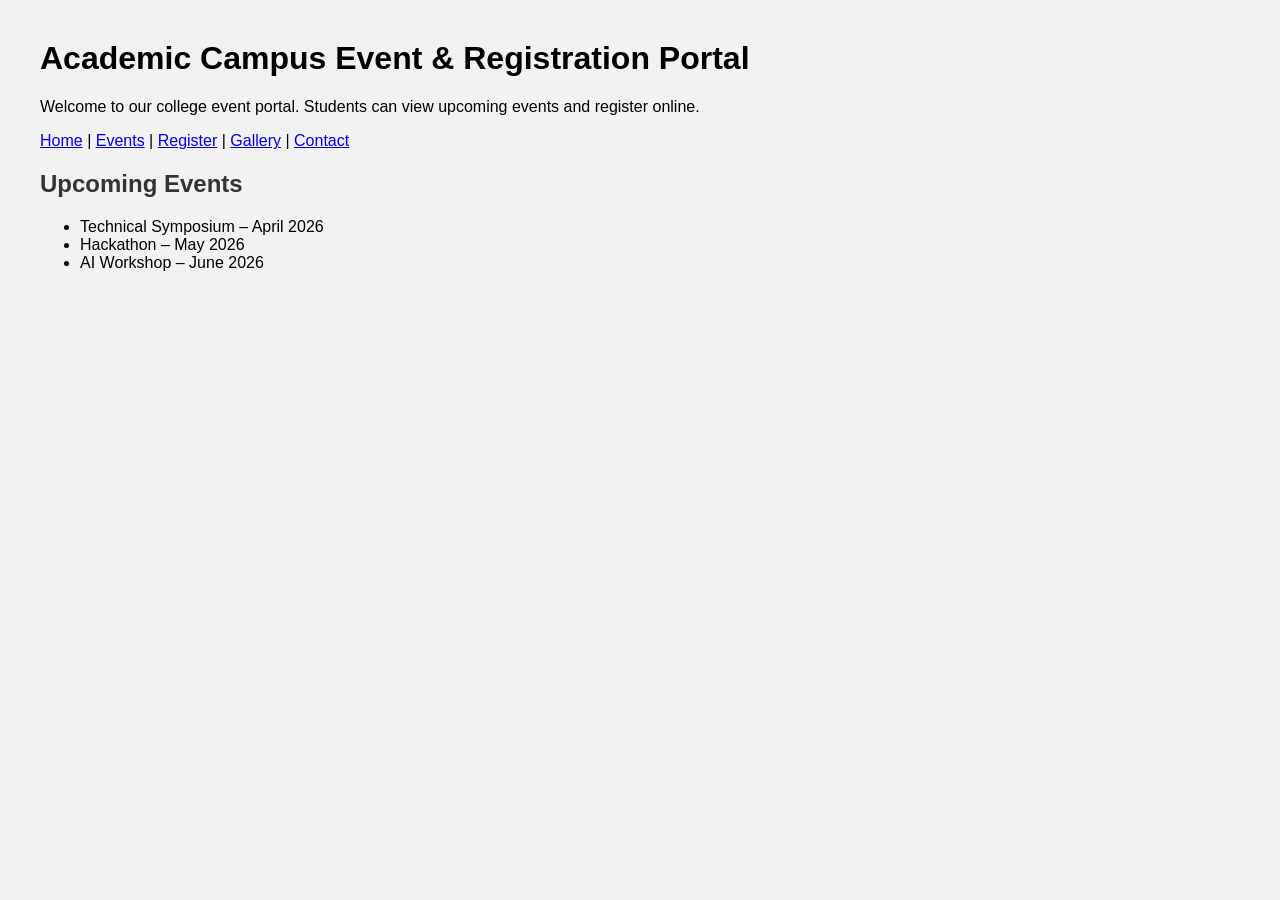
<file: index.html>
<!DOCTYPE html>
<html>
<head>
<title>Academic Campus Event Portal</title>
<link rel="stylesheet" href="style.css">
</head>

<body>

<h1>Academic Campus Event & Registration Portal</h1>

<p>Welcome to our college event portal. Students can view upcoming events and register online.</p>

<nav>
<a href="index.html">Home</a> |
<a href="events.html">Events</a> |
<a href="register.html">Register</a> |
<a href="gallery.html">Gallery</a> |
<a href="contact.html">Contact</a>
</nav>

<h2>Upcoming Events</h2>

<ul>
<li>Technical Symposium – April 2026</li>
<li>Hackathon – May 2026</li>
<li>AI Workshop – June 2026</li>
</ul>

</body>
</html>
</file>
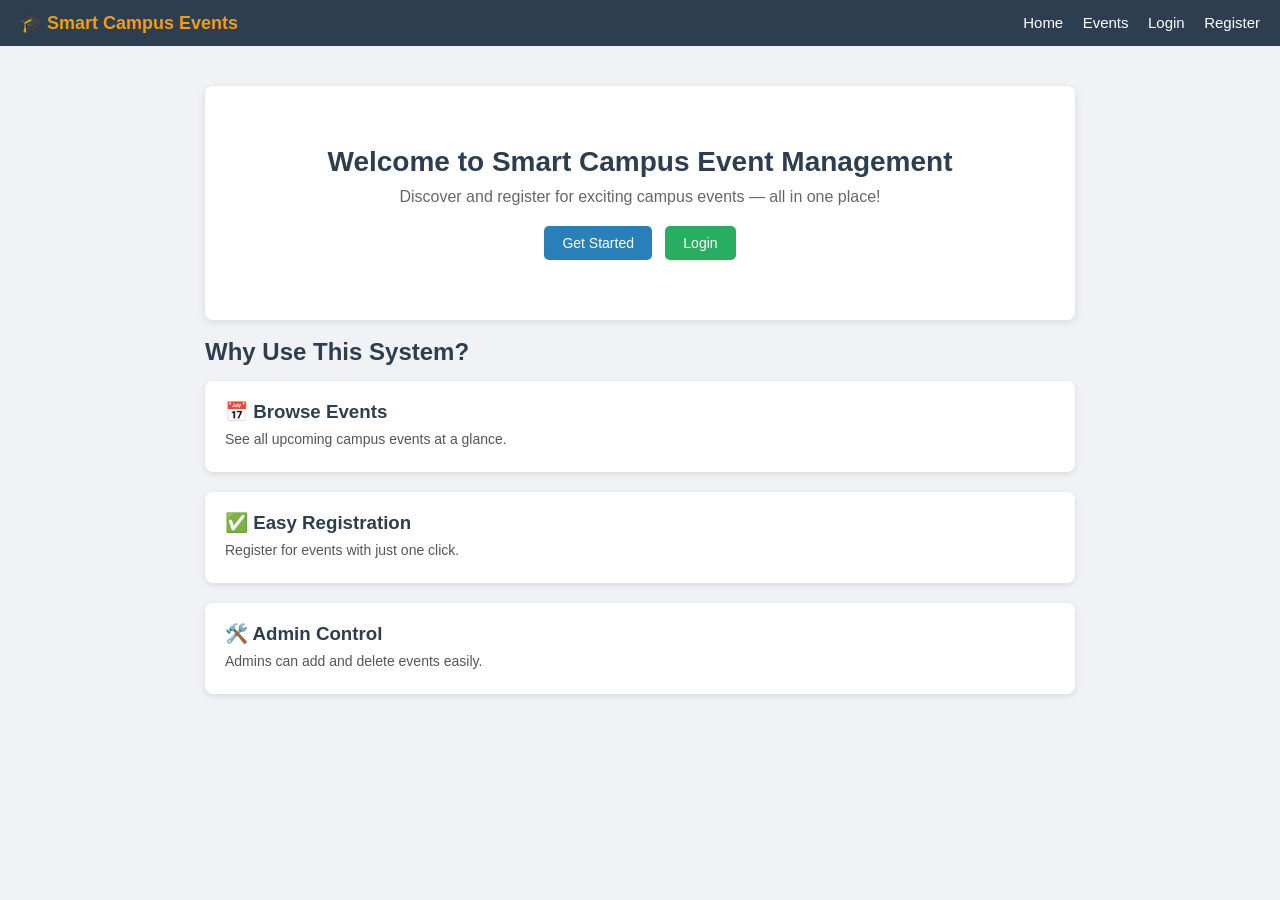
<file: templates/index.html>
<!DOCTYPE html>
<html lang="en">
<head>
    <meta charset="UTF-8">
    <title>Smart Campus Event Management</title>
    <link rel="stylesheet" href="/static/style.css">
</head>
<body>

<nav>
    <span class="brand">🎓 Smart Campus Events</span>
    <div>
        <a href="/">Home</a>
        <a href="/events">Events</a>
        <a href="/login">Login</a>
        <a href="/register">Register</a>
    </div>
</nav>

<div class="container">
    <div class="hero">
        <h1>Welcome to Smart Campus Event Management</h1>
        <p>Discover and register for exciting campus events — all in one place!</p>
        <a href="/register" class="btn btn-primary">Get Started</a>
        &nbsp;
        <a href="/login" class="btn btn-success">Login</a>
    </div>

    <br>
    <h2>Why Use This System?</h2>
    <div class="card">
        <h3>📅 Browse Events</h3>
        <p>See all upcoming campus events at a glance.</p>
    </div>
    <div class="card">
        <h3>✅ Easy Registration</h3>
        <p>Register for events with just one click.</p>
    </div>
    <div class="card">
        <h3>🛠️ Admin Control</h3>
        <p>Admins can add and delete events easily.</p>
    </div>
</div>

</body>
</html>
</file>
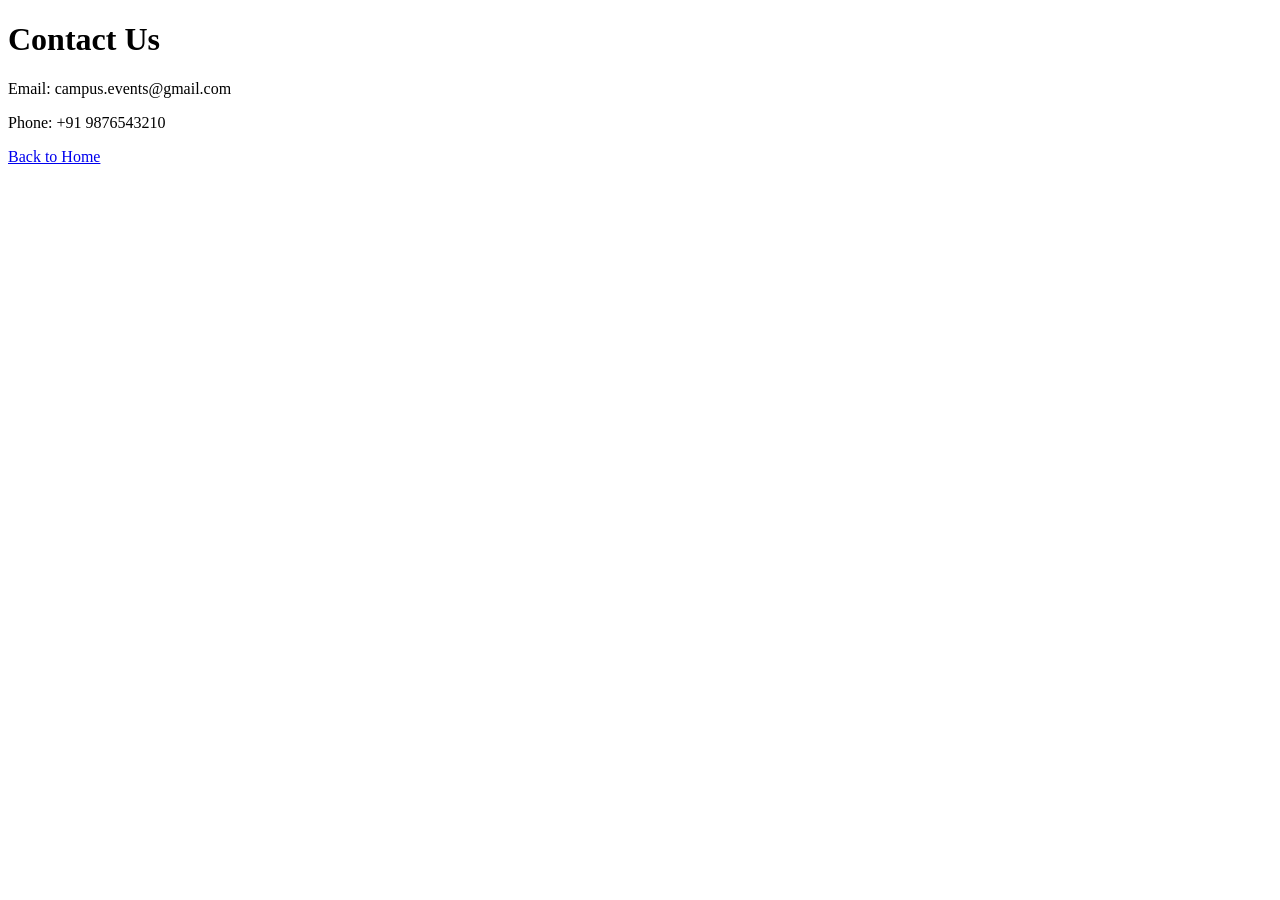
<file: contact.html>
<!DOCTYPE html>
<html>
<head>
<title>Contact</title>
</head>

<body>

<h1>Contact Us</h1>

<p>Email: campus.events@gmail.com</p>
<p>Phone: +91 9876543210</p>

<a href="index.html">Back to Home</a>

</body>
</html>
</file>
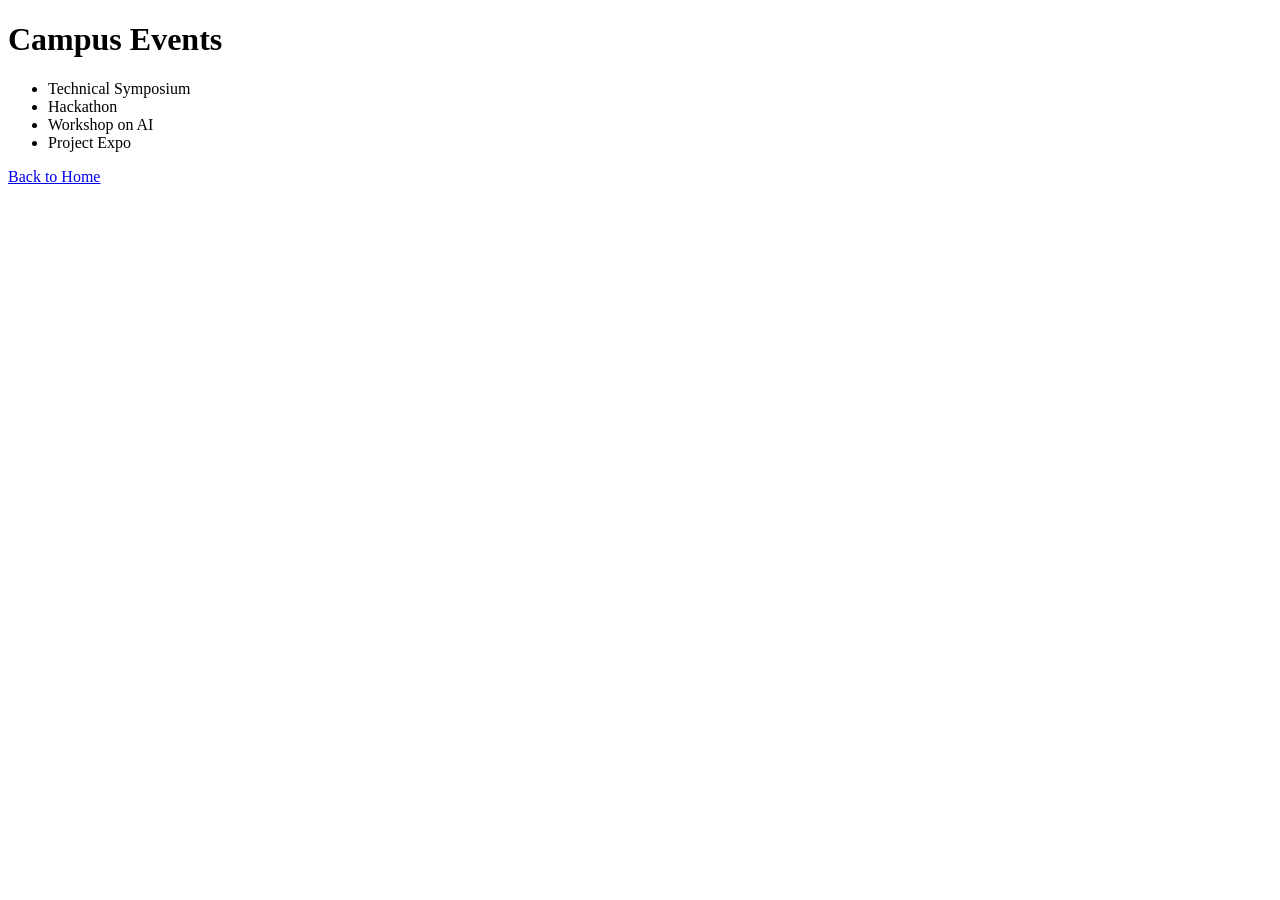
<file: events.html>
<!DOCTYPE html>
<html>
<head>
<title>Campus Events</title>
</head>

<body>

<h1>Campus Events</h1>

<ul>
<li>Technical Symposium</li>
<li>Hackathon</li>
<li>Workshop on AI</li>
<li>Project Expo</li>
</ul>

<a href="index.html">Back to Home</a>

</body>
</html>
</file>
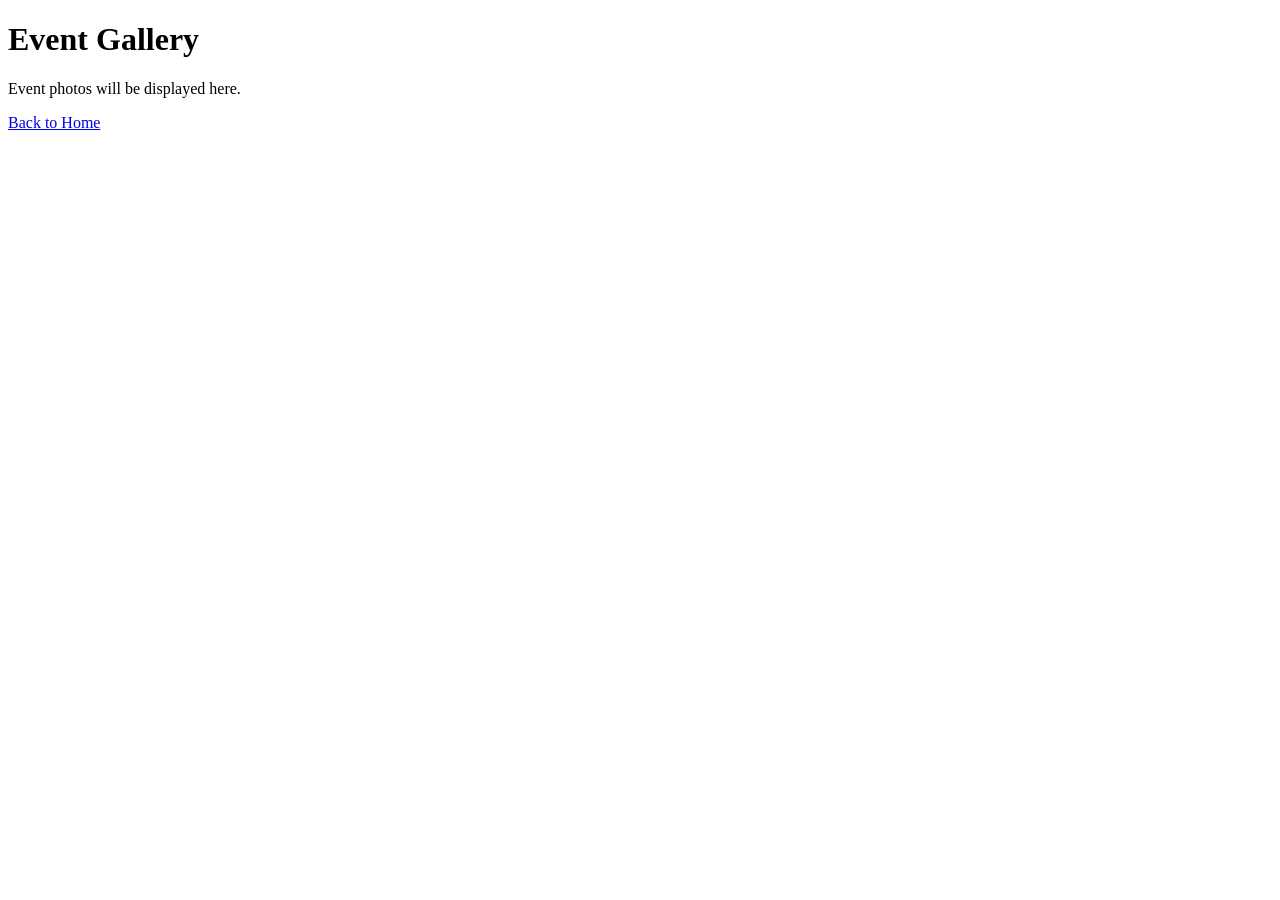
<file: gallery.html>
<!DOCTYPE html>
<html>
<head>
<title>Event Gallery</title>
</head>

<body>

<h1>Event Gallery</h1>

<p>Event photos will be displayed here.</p>

<a href="index.html">Back to Home</a>

</body>
</html>
</file>
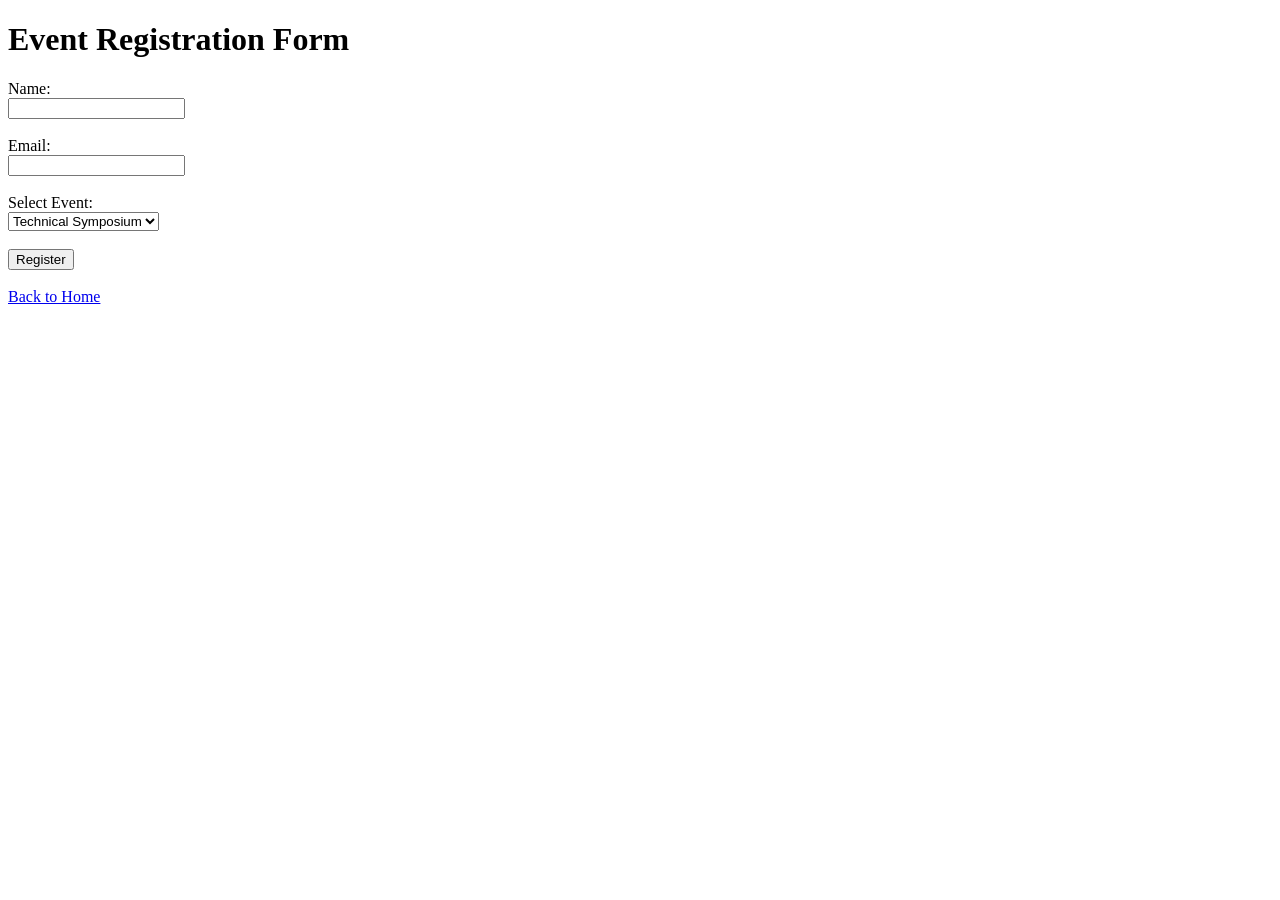
<file: register.html>
<!DOCTYPE html>
<html>
<head>
<title>Event Registration</title>
</head>

<body>

<h1>Event Registration Form</h1>

<form>

Name:<br>
<input type="text"><br><br>

Email:<br>
<input type="email"><br><br>

Select Event:<br>
<select>
<option>Technical Symposium</option>
<option>Hackathon</option>
<option>AI Workshop</option>
</select>

<br><br>

<button type="submit">Register</button>

</form>

<br>

<a href="index.html">Back to Home</a>

</body>
</html>
</file>
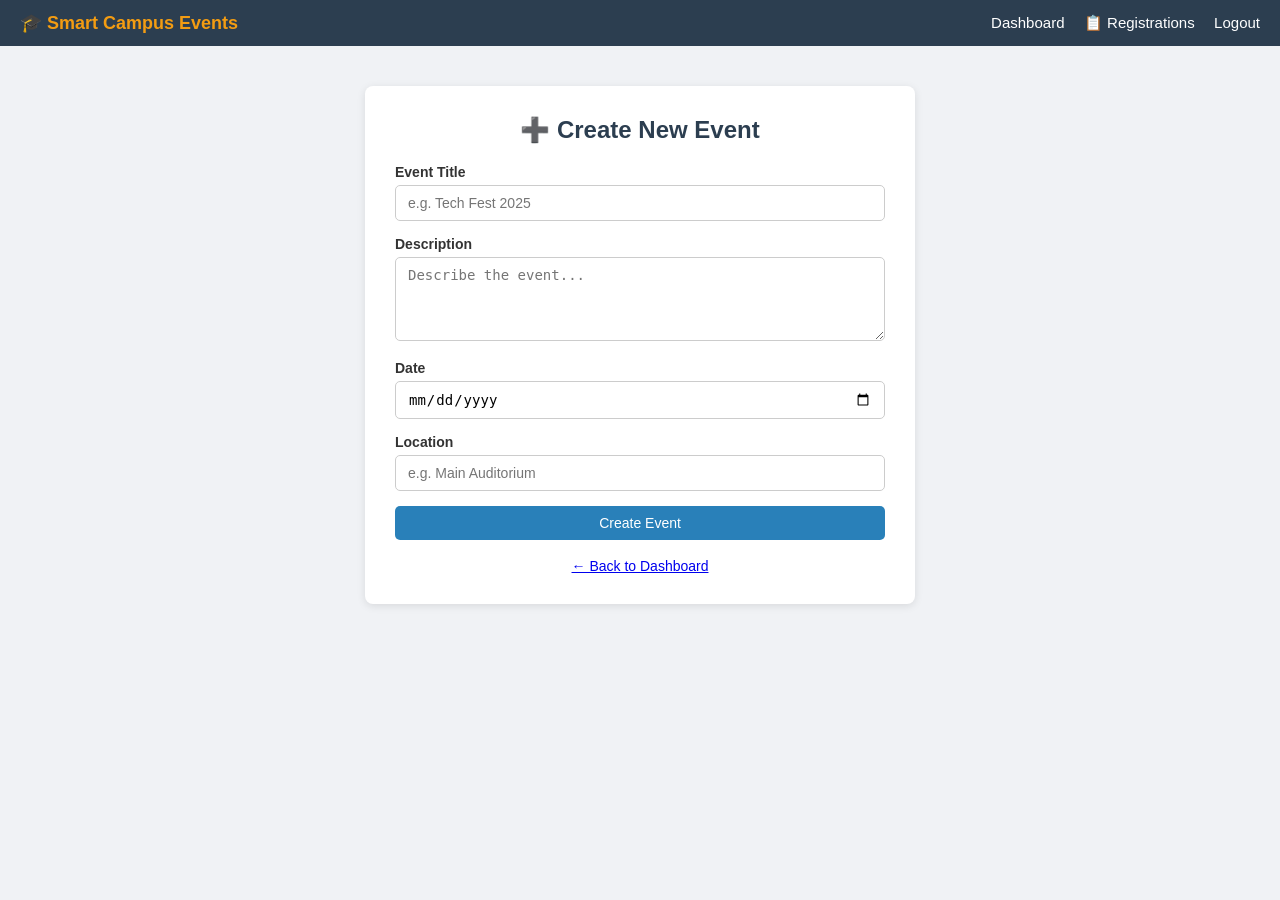
<file: templates/create_event.html>
<!DOCTYPE html>
<html lang="en">
<head>
    <meta charset="UTF-8">
    <title>Create Event - Smart Campus Events</title>
    <link rel="stylesheet" href="/static/style.css">
</head>
<body>

<nav>
    <span class="brand">🎓 Smart Campus Events</span>
    <div>
        <a href="/dashboard">Dashboard</a>
        <a href="/admin/registrations">📋 Registrations</a>
        <a href="/logout">Logout</a>
    </div>
</nav>

<div class="form-box" style="max-width:550px;">
    <h2>➕ Create New Event</h2>

    <form method="post" action="/create-event">
        <label>Event Title</label>
        <input type="text" name="title" placeholder="e.g. Tech Fest 2025" required>

        <label>Description</label>
        <textarea name="description" rows="4" placeholder="Describe the event..."></textarea>

        <label>Date</label>
        <input type="date" name="date" required>

        <label>Location</label>
        <input type="text" name="location" placeholder="e.g. Main Auditorium">

        <button type="submit" class="btn btn-primary" style="width:100%">Create Event</button>
    </form>

    <br>
    <p style="text-align:center; font-size:14px;">
        <a href="/dashboard">← Back to Dashboard</a>
    </p>
</div>

</body>
</html>
</file>
<file: style.css>
body {
    font-family: Arial;
    margin: 40px;
    background-color: #f2f2f2;
}

header {
    text-align: center;
    background: #333;
    color: white;
    padding: 20px;
}

section {
    background: white;
    margin: 15px 0;
    padding: 15px;
    border-radius: 8px;
}

h2 {
    color: #333;
}
</file>
<file: static/style.css>
/* ── General Reset ── */
* {
    margin: 0;
    padding: 0;
    box-sizing: border-box;
}

body {
    font-family: Arial, sans-serif;
    background-color: #f0f2f5;
    color: #333;
}

/* ── Navigation Bar ── */
nav {
    background-color: #2c3e50;
    padding: 12px 20px;
    display: flex;
    justify-content: space-between;
    align-items: center;
}

nav a {
    color: white;
    text-decoration: none;
    margin-left: 15px;
    font-size: 15px;
}

nav a:hover {
    text-decoration: underline;
}

nav .brand {
    font-size: 18px;
    font-weight: bold;
    color: #f39c12;
}

/* ── Container ── */
.container {
    max-width: 900px;
    margin: 30px auto;
    padding: 0 15px;
}

/* ── Cards ── */
.card {
    background-color: white;
    border-radius: 8px;
    padding: 20px;
    margin-bottom: 20px;
    box-shadow: 0 2px 6px rgba(0,0,0,0.1);
}

.card h3 {
    color: #2c3e50;
    margin-bottom: 8px;
}

.card p {
    font-size: 14px;
    color: #555;
    margin-bottom: 5px;
}

/* ── Forms ── */
.form-box {
    background: white;
    padding: 30px;
    border-radius: 8px;
    max-width: 450px;
    margin: 40px auto;
    box-shadow: 0 2px 8px rgba(0,0,0,0.1);
}

.form-box h2 {
    margin-bottom: 20px;
    color: #2c3e50;
    text-align: center;
}

.form-box label {
    display: block;
    margin-bottom: 5px;
    font-weight: bold;
    font-size: 14px;
}

.form-box input,
.form-box textarea,
.form-box select {
    width: 100%;
    padding: 9px 12px;
    margin-bottom: 15px;
    border: 1px solid #ccc;
    border-radius: 5px;
    font-size: 14px;
}

.form-box input:focus,
.form-box textarea:focus {
    border-color: #2980b9;
    outline: none;
}

/* ── Buttons ── */
.btn {
    display: inline-block;
    padding: 9px 18px;
    border: none;
    border-radius: 5px;
    cursor: pointer;
    font-size: 14px;
    text-decoration: none;
}

.btn-primary {
    background-color: #2980b9;
    color: white;
}

.btn-primary:hover {
    background-color: #1f6391;
}

.btn-success {
    background-color: #27ae60;
    color: white;
}

.btn-success:hover {
    background-color: #1e8449;
}

.btn-danger {
    background-color: #e74c3c;
    color: white;
}

.btn-danger:hover {
    background-color: #c0392b;
}

.btn-warning {
    background-color: #f39c12;
    color: white;
}

.btn-warning:hover {
    background-color: #d68910;
}

/* ── Page Heading ── */
h1 {
    color: #2c3e50;
    margin-bottom: 20px;
}

h2 {
    color: #2c3e50;
    margin-bottom: 15px;
}

/* ── Error Message ── */
.error {
    background-color: #fdecea;
    color: #c0392b;
    padding: 10px;
    border-radius: 5px;
    margin-bottom: 15px;
    font-size: 14px;
    text-align: center;
}

/* ── Success Message ── */
.success {
    background-color: #eafaf1;
    color: #1e8449;
    padding: 10px;
    border-radius: 5px;
    margin-bottom: 15px;
    font-size: 14px;
    text-align: center;
}

/* ── Table ── */
table {
    width: 100%;
    border-collapse: collapse;
    background: white;
    border-radius: 8px;
    overflow: hidden;
    box-shadow: 0 2px 6px rgba(0,0,0,0.1);
}

th, td {
    padding: 12px 15px;
    text-align: left;
    border-bottom: 1px solid #eee;
    font-size: 14px;
}

th {
    background-color: #2c3e50;
    color: white;
}

tr:hover {
    background-color: #f9f9f9;
}

/* ── Hero Section (index page) ── */
.hero {
    text-align: center;
    padding: 60px 20px;
    background: white;
    border-radius: 8px;
    box-shadow: 0 2px 8px rgba(0,0,0,0.1);
    margin-top: 40px;
}

.hero h1 {
    font-size: 28px;
    margin-bottom: 10px;
}

.hero p {
    font-size: 16px;
    color: #666;
    margin-bottom: 20px;
}

/* ── Badge ── */
.badge {
    display: inline-block;
    padding: 3px 10px;
    border-radius: 12px;
    font-size: 12px;
    font-weight: bold;
}

.badge-admin {
    background-color: #f39c12;
    color: white;
}

.badge-student {
    background-color: #2980b9;
    color: white;
}

/* ── Already Registered Tag ── */
.registered-tag {
    color: #27ae60;
    font-weight: bold;
    font-size: 13px;
}
</file>
